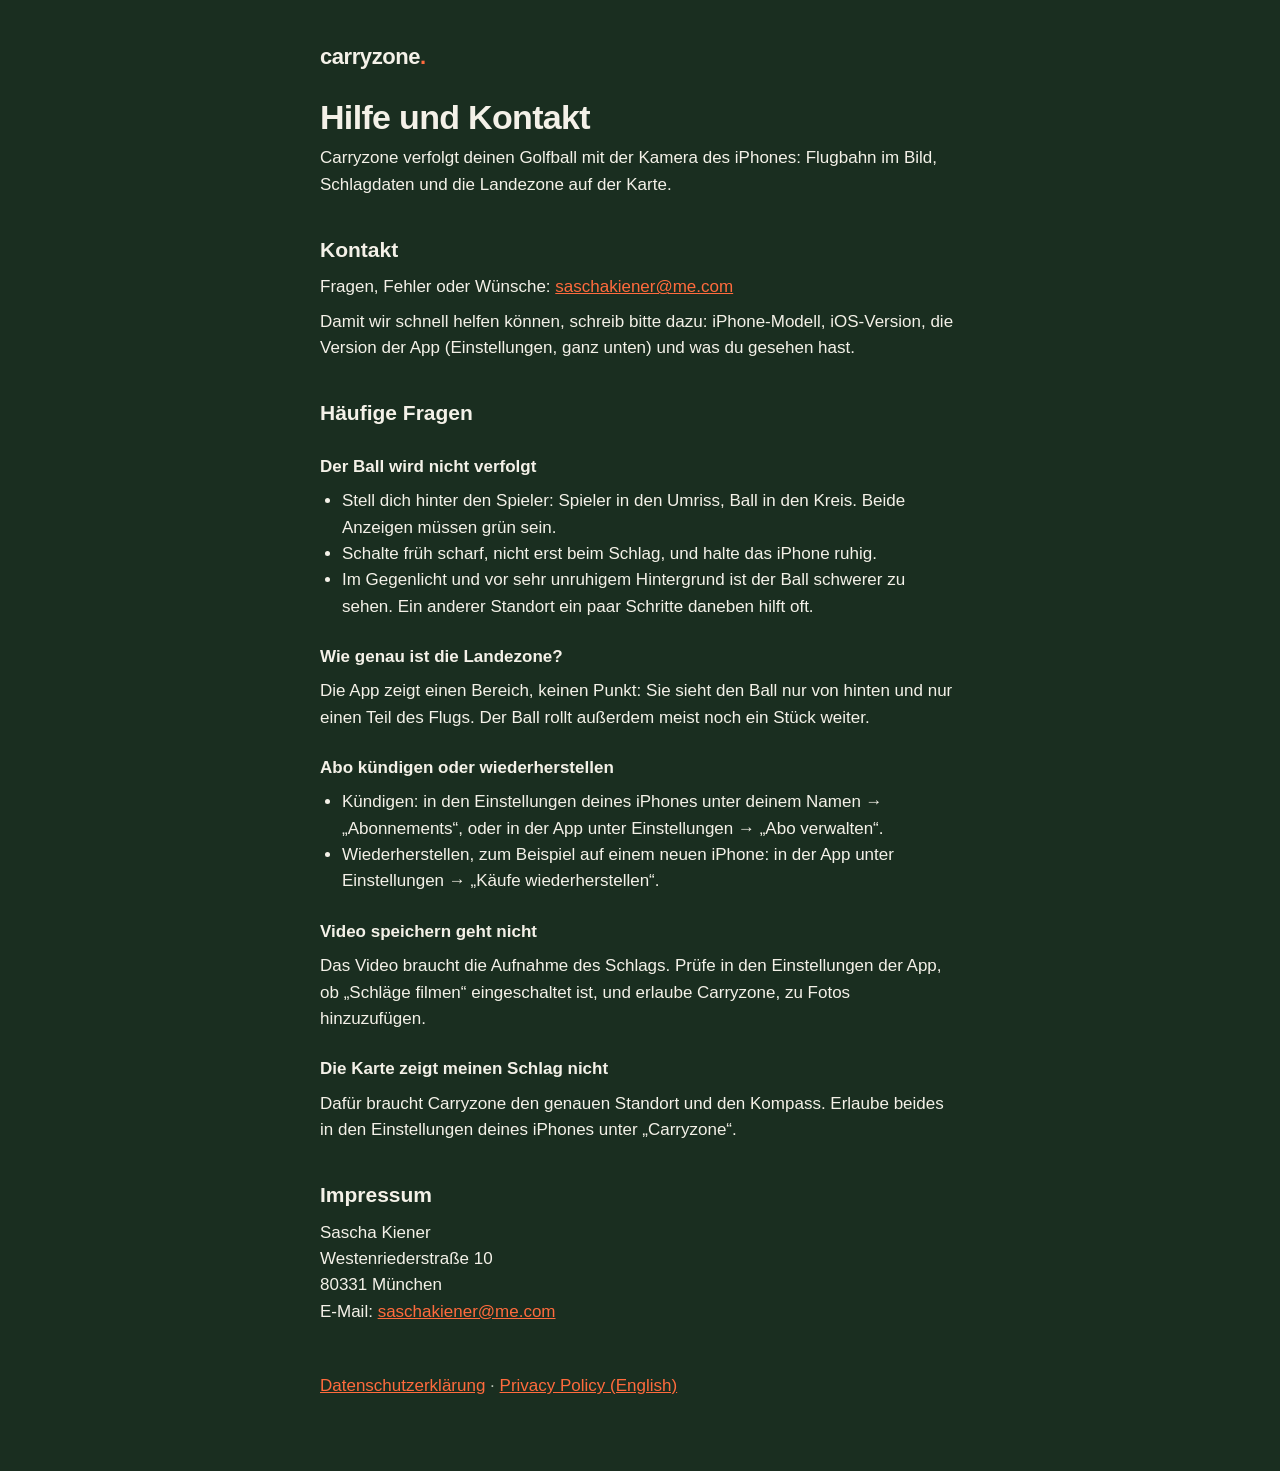
<file: index.html>
<!doctype html>
<html lang="de">
<head>
<meta charset="utf-8">
<meta name="viewport" content="width=device-width, initial-scale=1">
<title>Carryzone – Hilfe und Kontakt</title>
<link rel="stylesheet" href="stil.css">
</head>
<body>
<main>
<p class="marke">carryzone<span>.</span></p>
<h1>Hilfe und Kontakt</h1>
<p>Carryzone verfolgt deinen Golfball mit der Kamera des iPhones: Flugbahn im Bild, Schlagdaten und die Landezone auf der Karte.</p>

<h2>Kontakt</h2>
<p>Fragen, Fehler oder Wünsche: <a href="mailto:saschakiener@me.com?subject=Carryzone">saschakiener@me.com</a></p>
<p>Damit wir schnell helfen können, schreib bitte dazu: iPhone-Modell, iOS-Version, die Version der App (Einstellungen, ganz unten) und was du gesehen hast.</p>

<h2>Häufige Fragen</h2>

<h3>Der Ball wird nicht verfolgt</h3>
<ul>
<li>Stell dich hinter den Spieler: Spieler in den Umriss, Ball in den Kreis. Beide Anzeigen müssen grün sein.</li>
<li>Schalte früh scharf, nicht erst beim Schlag, und halte das iPhone ruhig.</li>
<li>Im Gegenlicht und vor sehr unruhigem Hintergrund ist der Ball schwerer zu sehen. Ein anderer Standort ein paar Schritte daneben hilft oft.</li>
</ul>

<h3>Wie genau ist die Landezone?</h3>
<p>Die App zeigt einen Bereich, keinen Punkt: Sie sieht den Ball nur von hinten und nur einen Teil des Flugs. Der Ball rollt außerdem meist noch ein Stück weiter.</p>

<h3>Abo kündigen oder wiederherstellen</h3>
<ul>
<li>Kündigen: in den Einstellungen deines iPhones unter deinem Namen → „Abonnements“, oder in der App unter Einstellungen → „Abo verwalten“.</li>
<li>Wiederherstellen, zum Beispiel auf einem neuen iPhone: in der App unter Einstellungen → „Käufe wiederherstellen“.</li>
</ul>

<h3>Video speichern geht nicht</h3>
<p>Das Video braucht die Aufnahme des Schlags. Prüfe in den Einstellungen der App, ob „Schläge filmen“ eingeschaltet ist, und erlaube Carryzone, zu Fotos hinzuzufügen.</p>

<h3>Die Karte zeigt meinen Schlag nicht</h3>
<p>Dafür braucht Carryzone den genauen Standort und den Kompass. Erlaube beides in den Einstellungen deines iPhones unter „Carryzone“.</p>

<h2 id="impressum">Impressum</h2>
<p>Sascha Kiener<br>Westenriederstraße 10<br>80331 München<br>E-Mail: <a href="mailto:saschakiener@me.com">saschakiener@me.com</a></p>

<p class="fuss"><a href="datenschutz.html">Datenschutzerklärung</a> · <a href="privacy.html">Privacy Policy (English)</a></p>
</main>
</body>
</html>
</file>
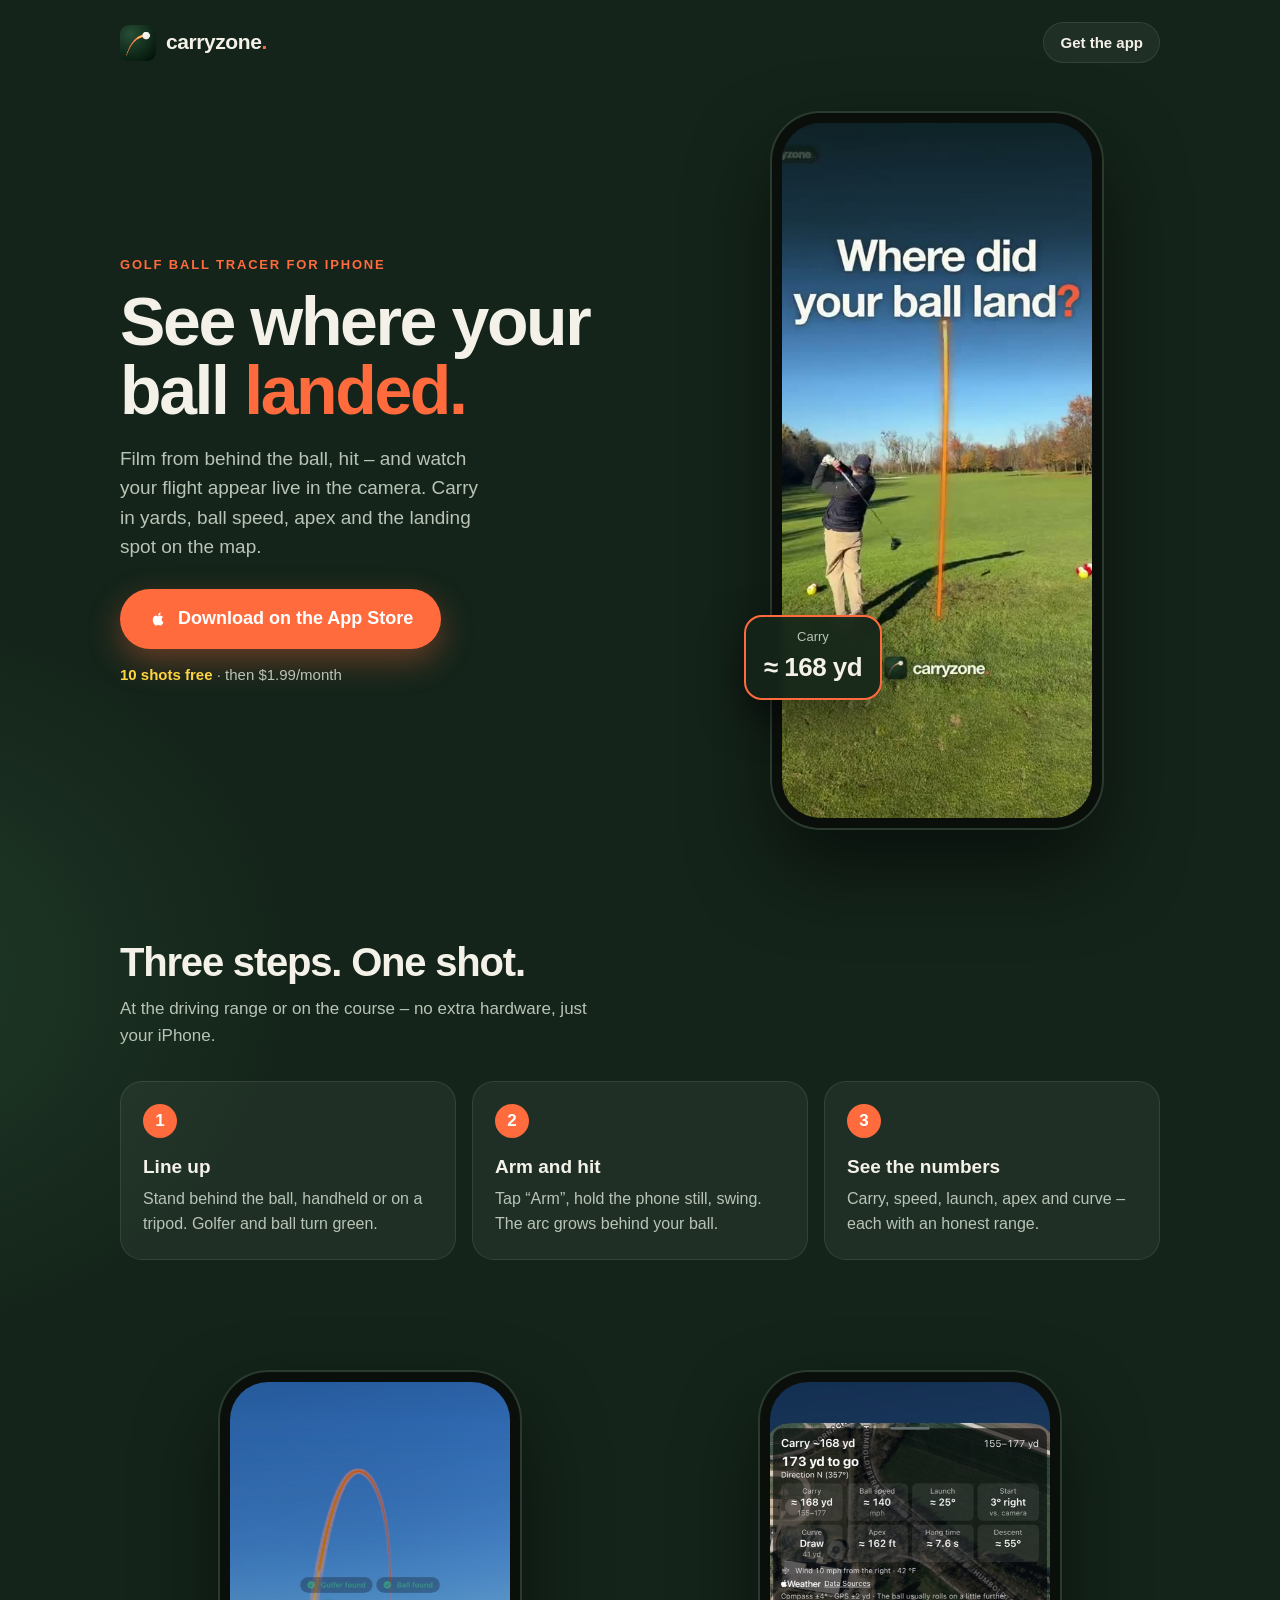
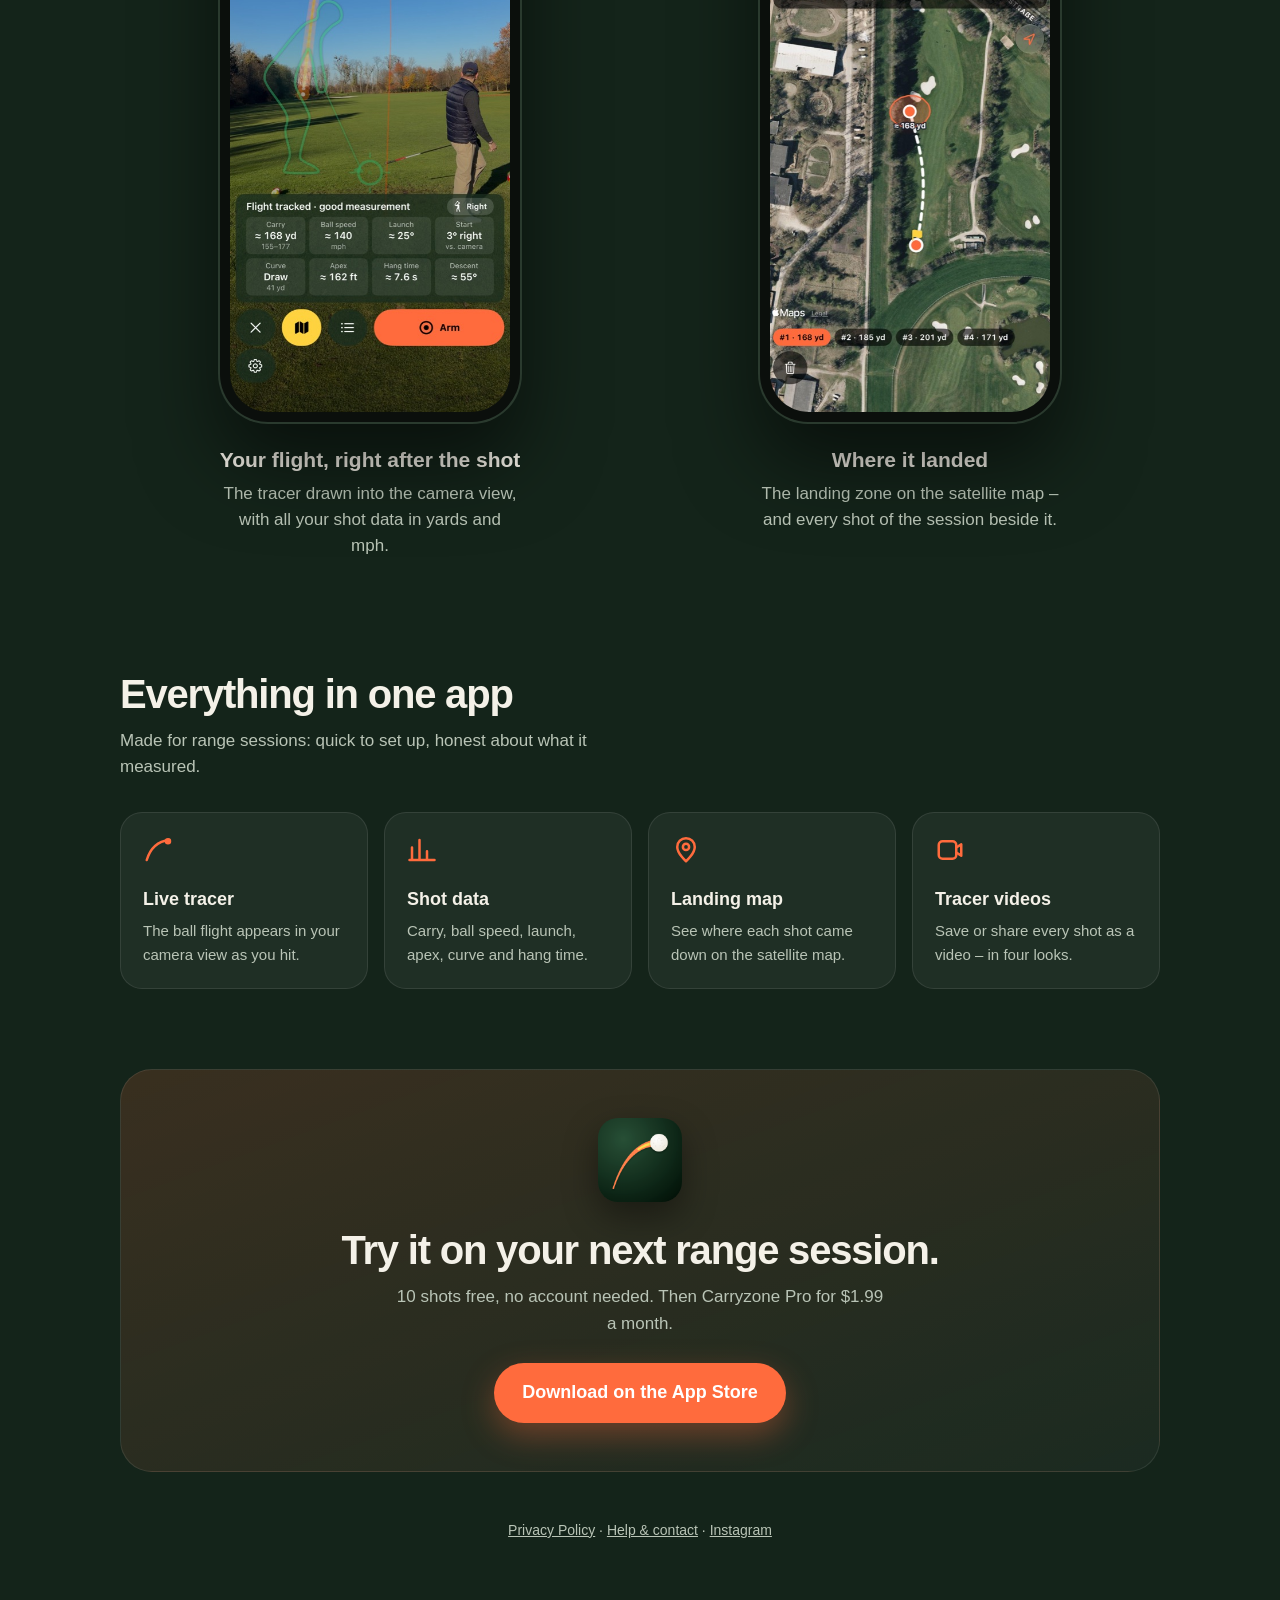
<file: app.html>
<!doctype html>
<html lang="en">
<head>
<meta charset="utf-8">
<meta name="viewport" content="width=device-width, initial-scale=1, viewport-fit=cover">
<title>Carryzone – Golf ball tracer for iPhone</title>
<meta name="description" content="See your ball flight live on iPhone: carry in yards, ball speed, apex and the landing spot on the map. 10 shots free.">
<meta name="apple-itunes-app" content="app-id=6835112582">
<meta name="theme-color" content="#14241a">
<meta property="og:title" content="Carryzone – Golf ball tracer for iPhone">
<meta property="og:description" content="Your ball flight, traced live. Carry in yards, ball speed, apex, landing spot on the map.">
<meta property="og:image" content="https://skiener.github.io/carryline/bilder/reel-poster.jpg">
<link rel="icon" href="bilder/icon.png">
<style>
  :root {
    --ink: #14241a; --ink-2: #1a2e20; --card: rgba(255,255,255,.05); --line: rgba(255,255,255,.09);
    --text: #f4f1e8; --dim: #b9c4b6; --coral: #ff6b3d; --sun: #ffd23f;
  }
  * { box-sizing: border-box; }
  html { -webkit-text-size-adjust: 100%; }
  body {
    margin: 0; color: var(--text); background: var(--ink);
    font: 17px/1.55 -apple-system, BlinkMacSystemFont, "SF Pro Text", "Segoe UI", Roboto, sans-serif;
    background-image:
      radial-gradient(900px 520px at 85% -10%, rgba(255,107,61,.22), transparent 60%),
      radial-gradient(700px 600px at -10% 30%, rgba(82,160,96,.18), transparent 60%);
    background-repeat: no-repeat;
  }
  a { color: inherit; }
  .wrap { max-width: 1080px; margin: 0 auto; padding: 0 20px; }

  header { display: flex; align-items: center; gap: 10px; padding: 22px 0; }
  header img { width: 36px; height: 36px; border-radius: 9px; }
  .word { font-weight: 800; font-size: 21px; letter-spacing: -.02em; }
  .word span { color: var(--coral); }
  header .spacer { flex: 1; }
  header .small { font-size: 15px; font-weight: 600; text-decoration: none; padding: 8px 16px;
    border-radius: 999px; background: var(--card); border: 1px solid var(--line); }

  .hero { display: grid; grid-template-columns: minmax(0, 1.1fr) minmax(0, .9fr); gap: 48px;
    align-items: center; padding: 28px 0 56px; }
  .eyebrow { color: var(--coral); font-weight: 700; font-size: 13px; letter-spacing: .14em; text-transform: uppercase; }
  h1 { font-size: clamp(40px, 6.2vw, 68px); line-height: 1.02; letter-spacing: -.035em; margin: 12px 0 18px; font-weight: 800; }
  h1 em { font-style: normal; color: var(--coral); }
  .lead { font-size: 19px; color: var(--dim); max-width: 34ch; margin: 0 0 28px; }
  .cta { display: inline-flex; align-items: center; gap: 10px; background: var(--coral); color: #fff;
    font-weight: 700; font-size: 18px; text-decoration: none; padding: 16px 28px; border-radius: 999px;
    box-shadow: 0 12px 32px rgba(255,107,61,.35); transition: transform .15s ease; }
  .cta:hover { transform: translateY(-2px); }
  .cta svg { width: 20px; height: 20px; }
  .offer { margin-top: 14px; color: var(--dim); font-size: 15px; }
  .offer b { color: var(--sun); }

  .phone { position: relative; width: min(330px, 78vw); margin: 0 auto; aspect-ratio: 9 / 19.5;
    border-radius: 48px; padding: 10px; background: #0b0f0c;
    box-shadow: 0 0 0 2px #2a3a2e, 0 40px 80px rgba(0,0,0,.55); }
  .phone video, .phone img { width: 100%; height: 100%; object-fit: cover; border-radius: 38px; display: block; background: #000; }
  .badge { position: absolute; left: -28px; bottom: 18%; background: rgba(20,36,26,.92); border: 2px solid var(--coral);
    border-radius: 18px; padding: 10px 18px; text-align: center; box-shadow: 0 16px 40px rgba(0,0,0,.5);
    backdrop-filter: blur(6px); -webkit-backdrop-filter: blur(6px); }
  .badge small { display: block; color: var(--dim); font-size: 13px; }
  .badge strong { font-size: 26px; letter-spacing: -.02em; }

  section { padding: 56px 0; }
  h2 { font-size: clamp(28px, 4vw, 40px); letter-spacing: -.03em; line-height: 1.1; margin: 0 0 12px; }
  .sub { color: var(--dim); margin: 0 0 32px; max-width: 52ch; }

  .steps { display: grid; grid-template-columns: repeat(3, minmax(0, 1fr)); gap: 16px; counter-reset: s; }
  .step { background: var(--card); border: 1px solid var(--line); border-radius: 22px; padding: 22px; }
  .step::before { counter-increment: s; content: counter(s); display: grid; place-items: center; width: 34px; height: 34px;
    border-radius: 50%; background: var(--coral); color: #fff; font-weight: 800; margin-bottom: 14px; }
  .step h3 { margin: 0 0 6px; font-size: 19px; }
  .step p { margin: 0; color: var(--dim); font-size: 16px; }

  .shots { display: grid; grid-template-columns: minmax(0, 1fr) minmax(0, 1fr); gap: 40px; align-items: start; }
  .shot { text-align: center; }
  .shot .phone { width: min(300px, 74vw); }
  .shot h3 { margin: 22px 0 4px; font-size: 21px; }
  .shot p { margin: 0 auto; color: var(--dim); max-width: 32ch; }

  .features { display: grid; grid-template-columns: repeat(4, minmax(0, 1fr)); gap: 16px; }
  .feature { background: var(--card); border: 1px solid var(--line); border-radius: 22px; padding: 22px; }
  .feature svg { width: 30px; height: 30px; color: var(--coral); }
  .feature h3 { margin: 12px 0 6px; font-size: 18px; }
  .feature p { margin: 0; color: var(--dim); font-size: 15px; }

  .final { text-align: center; background: linear-gradient(160deg, rgba(255,107,61,.16), rgba(255,255,255,.03));
    border: 1px solid var(--line); border-radius: 32px; padding: 48px 24px; margin: 24px 0 40px; }
  .final img { width: 84px; height: 84px; border-radius: 20px; box-shadow: 0 14px 34px rgba(0,0,0,.4); }
  .final h2 { margin-top: 18px; }

  footer { color: var(--dim); font-size: 14px; padding: 8px 0 110px; text-align: center; }
  footer a { color: var(--dim); }

  .sticky { position: fixed; left: 12px; right: 12px; bottom: calc(12px + env(safe-area-inset-bottom)); display: none;
    justify-content: center; z-index: 10; }
  .sticky .cta { width: 100%; justify-content: center; }

  @media (max-width: 820px) {
    .hero { grid-template-columns: minmax(0, 1fr); gap: 36px; text-align: center; padding-top: 8px; }
    .lead { margin-left: auto; margin-right: auto; }
    .badge { left: -8px; }
    .steps, .shots { grid-template-columns: minmax(0, 1fr); }
    .features { grid-template-columns: minmax(0, 1fr) minmax(0, 1fr); }
    .sticky { display: flex; }
    header .small { display: none; }
  }
  @media (max-width: 420px) { .features { grid-template-columns: minmax(0, 1fr); } }
  @media (prefers-reduced-motion: reduce) { .cta { transition: none; } }
</style>
</head>
<body>
<div class="wrap">
  <header>
    <img src="bilder/icon.png" alt="" width="36" height="36">
    <span class="word">carryzone<span>.</span></span>
    <span class="spacer"></span>
    <a class="small" href="https://apps.apple.com/us/app/id6835112582">Get the app</a>
  </header>

  <div class="hero">
    <div>
      <div class="eyebrow">Golf ball tracer for iPhone</div>
      <h1>See where your ball <em>landed.</em></h1>
      <p class="lead">Film from behind the ball, hit – and watch your flight appear live in the camera. Carry in yards, ball speed, apex and the landing spot on the map.</p>
      <a class="cta" href="https://apps.apple.com/us/app/id6835112582">
        <svg viewBox="0 0 24 24" fill="currentColor" aria-hidden="true"><path d="M16.37 12.6c.02 2.37 2.08 3.16 2.1 3.17-.02.06-.33 1.13-1.08 2.24-.65.96-1.33 1.91-2.4 1.93-1.05.02-1.39-.62-2.59-.62-1.2 0-1.58.6-2.57.64-1.03.04-1.82-1.04-2.47-2-1.35-1.95-2.38-5.5-1-7.9.69-1.19 1.91-1.94 3.24-1.96 1.01-.02 1.97.68 2.59.68.62 0 1.78-.84 3-.72.51.02 1.94.21 2.86 1.56-.07.05-1.71 1-1.68 2.98M14.4 6.8c.55-.66.92-1.59.82-2.5-.79.03-1.75.53-2.32 1.19-.51.59-.95 1.53-.83 2.43.88.07 1.78-.45 2.33-1.12"/></svg>
        Download on the App Store
      </a>
      <div class="offer"><b>10 shots free</b> · then $1.99/month</div>
    </div>
    <div>
      <div class="phone">
        <video src="bilder/reel.mp4" poster="bilder/reel-poster.jpg" autoplay muted loop playsinline preload="metadata"></video>
        <div class="badge"><small>Carry</small><strong>≈ 168 yd</strong></div>
      </div>
    </div>
  </div>
</div>

<section>
  <div class="wrap">
    <h2>Three steps. One shot.</h2>
    <p class="sub">At the driving range or on the course – no extra hardware, just your iPhone.</p>
    <div class="steps">
      <div class="step"><h3>Line up</h3><p>Stand behind the ball, handheld or on a tripod. Golfer and ball turn green.</p></div>
      <div class="step"><h3>Arm and hit</h3><p>Tap “Arm”, hold the phone still, swing. The arc grows behind your ball.</p></div>
      <div class="step"><h3>See the numbers</h3><p>Carry, speed, launch, apex and curve – each with an honest range.</p></div>
    </div>
  </div>
</section>

<section>
  <div class="wrap shots">
    <div class="shot">
      <div class="phone"><img src="bilder/1-ergebnis.jpg" alt="A traced ball flight with carry 168 yards, ball speed 140 mph" loading="lazy"></div>
      <h3>Your flight, right after the shot</h3>
      <p>The tracer drawn into the camera view, with all your shot data in yards and mph.</p>
    </div>
    <div class="shot">
      <div class="phone"><img src="bilder/3-karte.jpg" alt="The landing spot of the shot on the satellite map" loading="lazy"></div>
      <h3>Where it landed</h3>
      <p>The landing zone on the satellite map – and every shot of the session beside it.</p>
    </div>
  </div>
</section>

<section>
  <div class="wrap">
    <h2>Everything in one app</h2>
    <p class="sub">Made for range sessions: quick to set up, honest about what it measured.</p>
    <div class="features">
      <div class="feature">
        <svg viewBox="0 0 24 24" fill="none" stroke="currentColor" stroke-width="2" stroke-linecap="round" aria-hidden="true"><path d="M3 20c3-10 9-15 18-16"/><circle cx="20" cy="5" r="1.6" fill="currentColor"/></svg>
        <h3>Live tracer</h3><p>The ball flight appears in your camera view as you hit.</p></div>
      <div class="feature">
        <svg viewBox="0 0 24 24" fill="none" stroke="currentColor" stroke-width="2" stroke-linecap="round" aria-hidden="true"><path d="M4 20V10M10 20V4M16 20v-7M22 20H2"/></svg>
        <h3>Shot data</h3><p>Carry, ball speed, launch, apex, curve and hang time.</p></div>
      <div class="feature">
        <svg viewBox="0 0 24 24" fill="none" stroke="currentColor" stroke-width="2" stroke-linecap="round" stroke-linejoin="round" aria-hidden="true"><path d="M12 21s-7-6.2-7-11.5a7 7 0 0 1 14 0C19 14.8 12 21 12 21z"/><circle cx="12" cy="9.5" r="2.5"/></svg>
        <h3>Landing map</h3><p>See where each shot came down on the satellite map.</p></div>
      <div class="feature">
        <svg viewBox="0 0 24 24" fill="none" stroke="currentColor" stroke-width="2" stroke-linecap="round" stroke-linejoin="round" aria-hidden="true"><rect x="3" y="5" width="14" height="14" rx="3"/><path d="M17 10l4-2.5v9L17 14"/></svg>
        <h3>Tracer videos</h3><p>Save or share every shot as a video – in four looks.</p></div>
    </div>
  </div>
</section>

<div class="wrap">
  <div class="final">
    <img src="bilder/icon.png" alt="Carryzone app icon" width="84" height="84">
    <h2>Try it on your next range session.</h2>
    <p class="sub" style="margin: 0 auto 26px;">10 shots free, no account needed. Then Carryzone Pro for $1.99 a month.</p>
    <a class="cta" href="https://apps.apple.com/us/app/id6835112582">Download on the App Store</a>
  </div>
  <footer>
    <a href="privacy.html">Privacy Policy</a> · <a href="index.html">Help &amp; contact</a> · <a href="https://www.instagram.com/carryzone.golf/">Instagram</a>
  </footer>
</div>

<div class="sticky"><a class="cta" href="https://apps.apple.com/us/app/id6835112582">Download on the App Store</a></div>
</body>
</html>
</file>
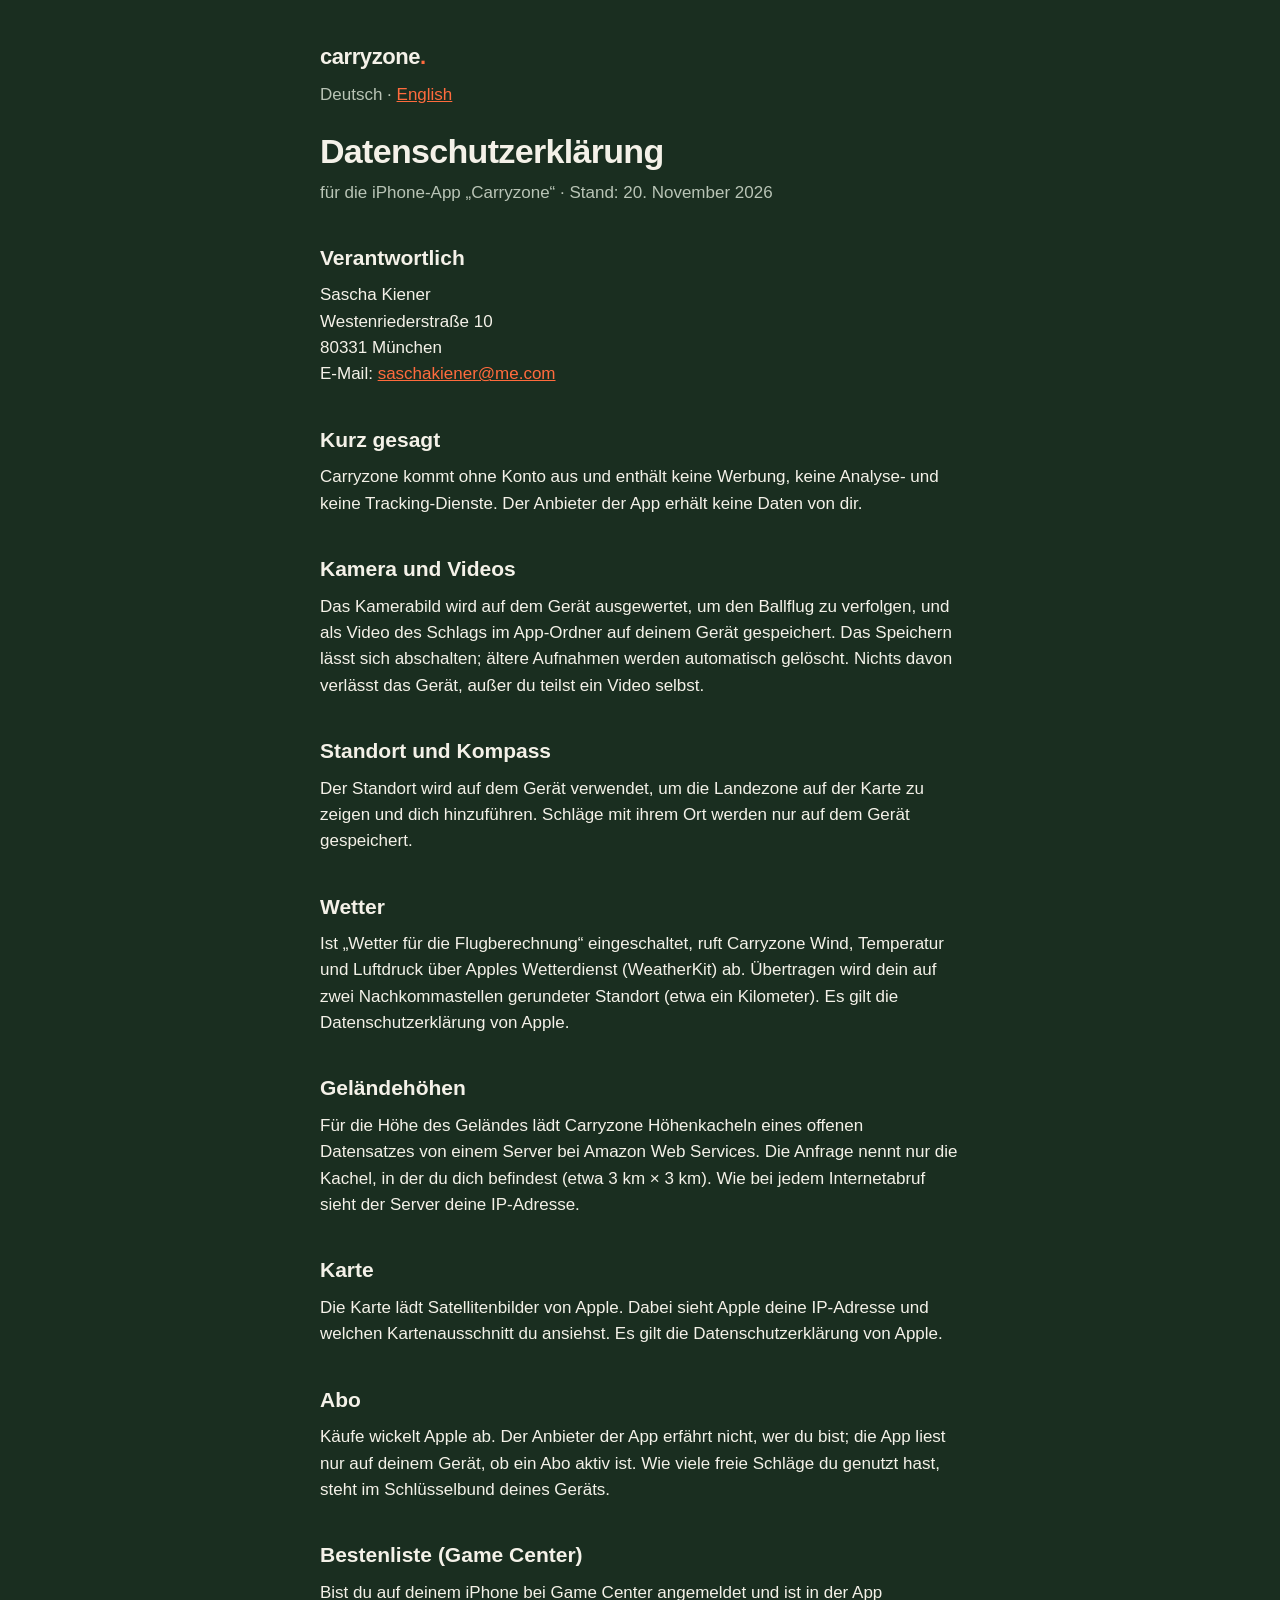
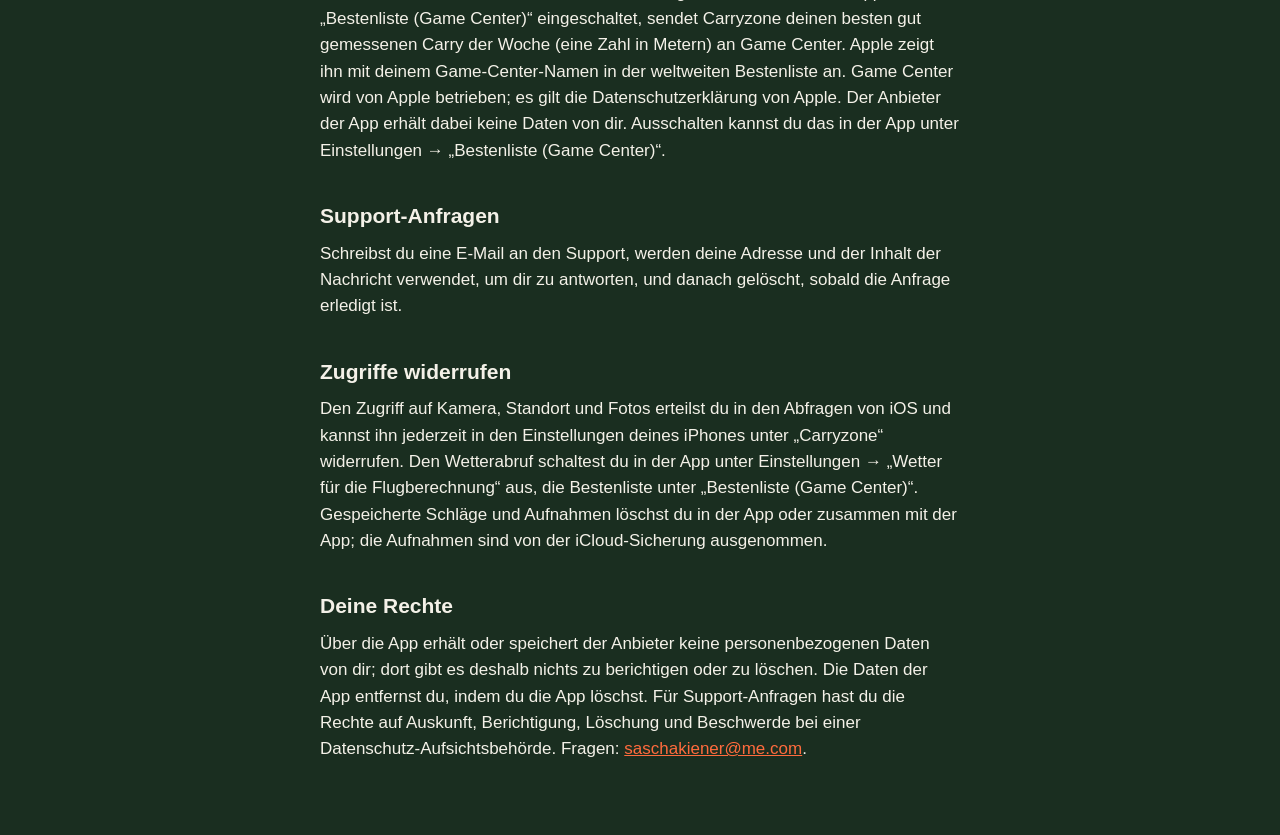
<file: datenschutz.html>
<!doctype html>
<html lang="de">
<head>
<meta charset="utf-8">
<meta name="viewport" content="width=device-width, initial-scale=1">
<title>Carryzone – Datenschutzerklärung</title>
<link rel="stylesheet" href="stil.css">
<link rel="alternate" hreflang="en" href="privacy.html">
</head>
<body>
<main>
<p class="marke"><a href="index.html">carryzone<span>.</span></a></p>
<p class="stand">Deutsch · <a href="privacy.html">English</a></p>
<h1>Datenschutzerklärung</h1>
<p class="stand">für die iPhone-App „Carryzone“ · Stand: 20. November 2026</p>

<h2>Verantwortlich</h2>
<p>Sascha Kiener<br>Westenriederstraße 10<br>80331 München<br>E-Mail: <a href="mailto:saschakiener@me.com">saschakiener@me.com</a></p>

<h2>Kurz gesagt</h2>
<p>Carryzone kommt ohne Konto aus und enthält keine Werbung, keine Analyse- und keine Tracking-Dienste. Der Anbieter der App erhält keine Daten von dir.</p>

<h2>Kamera und Videos</h2>
<p>Das Kamerabild wird auf dem Gerät ausgewertet, um den Ballflug zu verfolgen, und als Video des Schlags im App-Ordner auf deinem Gerät gespeichert. Das Speichern lässt sich abschalten; ältere Aufnahmen werden automatisch gelöscht. Nichts davon verlässt das Gerät, außer du teilst ein Video selbst.</p>

<h2>Standort und Kompass</h2>
<p>Der Standort wird auf dem Gerät verwendet, um die Landezone auf der Karte zu zeigen und dich hinzuführen. Schläge mit ihrem Ort werden nur auf dem Gerät gespeichert.</p>

<h2>Wetter</h2>
<p>Ist „Wetter für die Flugberechnung“ eingeschaltet, ruft Carryzone Wind, Temperatur und Luftdruck über Apples Wetterdienst (WeatherKit) ab. Übertragen wird dein auf zwei Nachkommastellen gerundeter Standort (etwa ein Kilometer). Es gilt die Datenschutzerklärung von Apple.</p>

<h2>Geländehöhen</h2>
<p>Für die Höhe des Geländes lädt Carryzone Höhenkacheln eines offenen Datensatzes von einem Server bei Amazon Web Services. Die Anfrage nennt nur die Kachel, in der du dich befindest (etwa 3 km × 3 km). Wie bei jedem Internetabruf sieht der Server deine IP-Adresse.</p>

<h2>Karte</h2>
<p>Die Karte lädt Satellitenbilder von Apple. Dabei sieht Apple deine IP-Adresse und welchen Kartenausschnitt du ansiehst. Es gilt die Datenschutzerklärung von Apple.</p>

<h2>Abo</h2>
<p>Käufe wickelt Apple ab. Der Anbieter der App erfährt nicht, wer du bist; die App liest nur auf deinem Gerät, ob ein Abo aktiv ist. Wie viele freie Schläge du genutzt hast, steht im Schlüsselbund deines Geräts.</p>

<h2>Bestenliste (Game Center)</h2>
<p>Bist du auf deinem iPhone bei Game Center angemeldet und ist in der App „Bestenliste (Game Center)“ eingeschaltet, sendet Carryzone deinen besten gut gemessenen Carry der Woche (eine Zahl in Metern) an Game Center. Apple zeigt ihn mit deinem Game-Center-Namen in der weltweiten Bestenliste an. Game Center wird von Apple betrieben; es gilt die Datenschutzerklärung von Apple. Der Anbieter der App erhält dabei keine Daten von dir. Ausschalten kannst du das in der App unter Einstellungen → „Bestenliste (Game Center)“.</p>

<h2>Support-Anfragen</h2>
<p>Schreibst du eine E-Mail an den Support, werden deine Adresse und der Inhalt der Nachricht verwendet, um dir zu antworten, und danach gelöscht, sobald die Anfrage erledigt ist.</p>

<h2>Zugriffe widerrufen</h2>
<p>Den Zugriff auf Kamera, Standort und Fotos erteilst du in den Abfragen von iOS und kannst ihn jederzeit in den Einstellungen deines iPhones unter „Carryzone“ widerrufen. Den Wetterabruf schaltest du in der App unter Einstellungen → „Wetter für die Flugberechnung“ aus, die Bestenliste unter „Bestenliste (Game Center)“. Gespeicherte Schläge und Aufnahmen löschst du in der App oder zusammen mit der App; die Aufnahmen sind von der iCloud-Sicherung ausgenommen.</p>

<h2>Deine Rechte</h2>
<p>Über die App erhält oder speichert der Anbieter keine personenbezogenen Daten von dir; dort gibt es deshalb nichts zu berichtigen oder zu löschen. Die Daten der App entfernst du, indem du die App löschst. Für Support-Anfragen hast du die Rechte auf Auskunft, Berichtigung, Löschung und Beschwerde bei einer Datenschutz-Aufsichtsbehörde. Fragen: <a href="mailto:saschakiener@me.com">saschakiener@me.com</a>.</p>
</main>
</body>
</html>
</file>
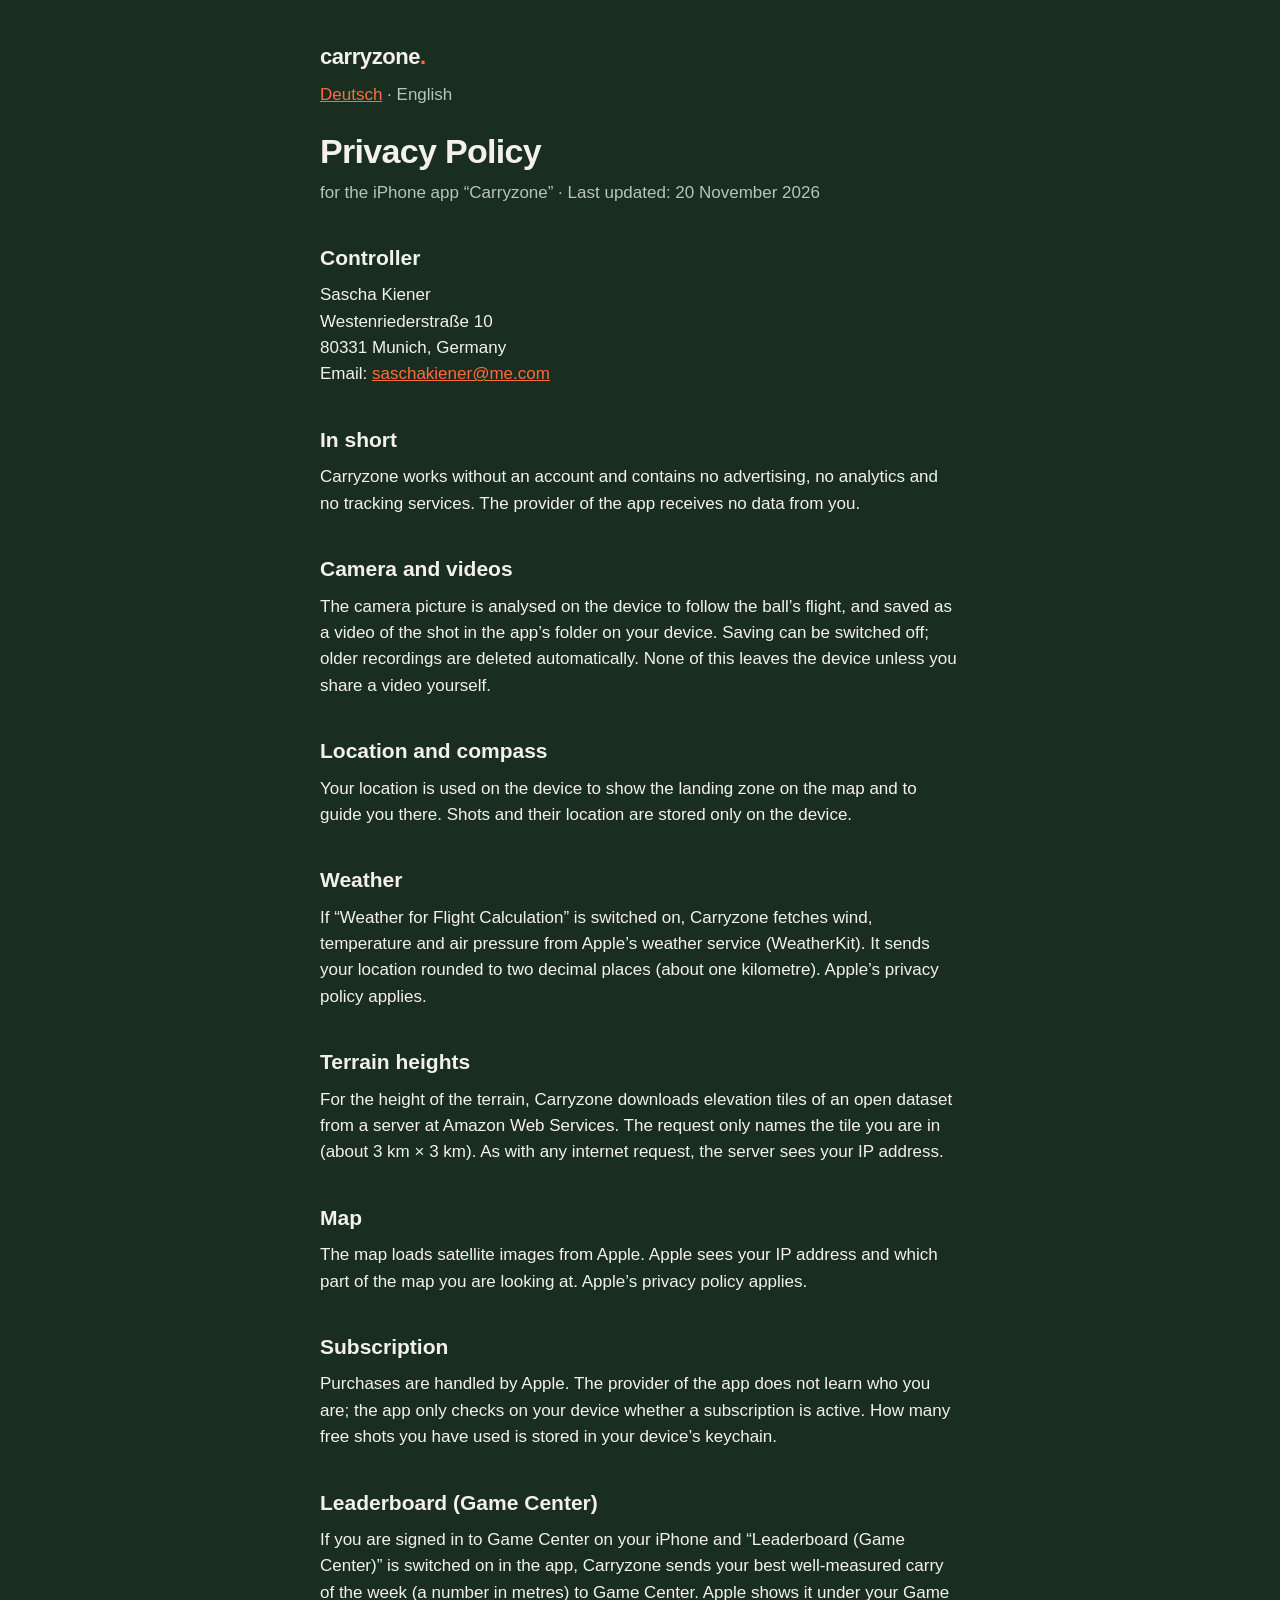
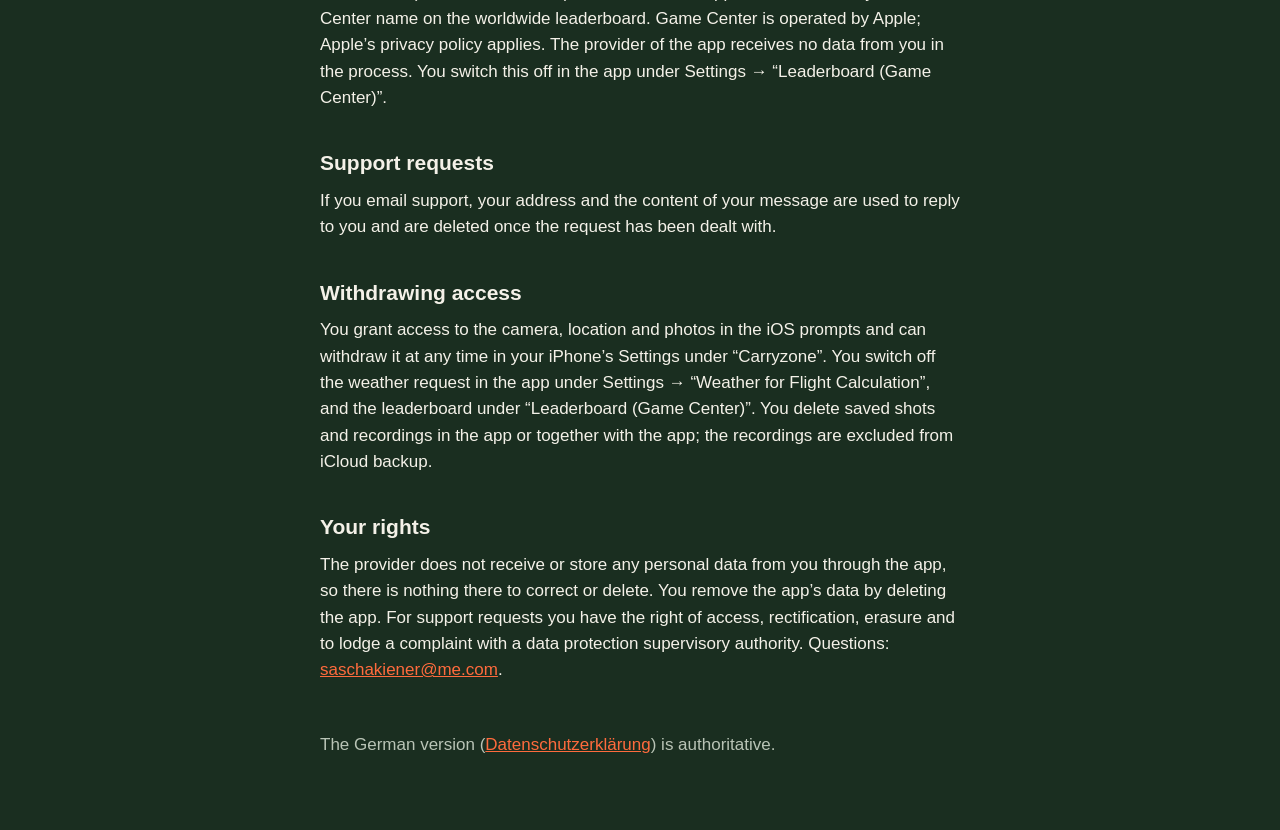
<file: privacy.html>
<!doctype html>
<html lang="en">
<head>
<meta charset="utf-8">
<meta name="viewport" content="width=device-width, initial-scale=1">
<title>Carryzone – Privacy Policy</title>
<link rel="stylesheet" href="stil.css">
<link rel="alternate" hreflang="de" href="datenschutz.html">
</head>
<body>
<main>
<p class="marke"><a href="index.html">carryzone<span>.</span></a></p>
<p class="stand"><a href="datenschutz.html">Deutsch</a> · English</p>
<h1>Privacy Policy</h1>
<p class="stand">for the iPhone app “Carryzone” · Last updated: 20 November 2026</p>

<h2>Controller</h2>
<p>Sascha Kiener<br>Westenriederstraße 10<br>80331 Munich, Germany<br>Email: <a href="mailto:saschakiener@me.com">saschakiener@me.com</a></p>

<h2>In short</h2>
<p>Carryzone works without an account and contains no advertising, no analytics and no tracking services. The provider of the app receives no data from you.</p>

<h2>Camera and videos</h2>
<p>The camera picture is analysed on the device to follow the ball’s flight, and saved as a video of the shot in the app’s folder on your device. Saving can be switched off; older recordings are deleted automatically. None of this leaves the device unless you share a video yourself.</p>

<h2>Location and compass</h2>
<p>Your location is used on the device to show the landing zone on the map and to guide you there. Shots and their location are stored only on the device.</p>

<h2>Weather</h2>
<p>If “Weather for Flight Calculation” is switched on, Carryzone fetches wind, temperature and air pressure from Apple’s weather service (WeatherKit). It sends your location rounded to two decimal places (about one kilometre). Apple’s privacy policy applies.</p>

<h2>Terrain heights</h2>
<p>For the height of the terrain, Carryzone downloads elevation tiles of an open dataset from a server at Amazon Web Services. The request only names the tile you are in (about 3 km × 3 km). As with any internet request, the server sees your IP address.</p>

<h2>Map</h2>
<p>The map loads satellite images from Apple. Apple sees your IP address and which part of the map you are looking at. Apple’s privacy policy applies.</p>

<h2>Subscription</h2>
<p>Purchases are handled by Apple. The provider of the app does not learn who you are; the app only checks on your device whether a subscription is active. How many free shots you have used is stored in your device’s keychain.</p>

<h2>Leaderboard (Game Center)</h2>
<p>If you are signed in to Game Center on your iPhone and “Leaderboard (Game Center)” is switched on in the app, Carryzone sends your best well-measured carry of the week (a number in metres) to Game Center. Apple shows it under your Game Center name on the worldwide leaderboard. Game Center is operated by Apple; Apple’s privacy policy applies. The provider of the app receives no data from you in the process. You switch this off in the app under Settings → “Leaderboard (Game Center)”.</p>

<h2>Support requests</h2>
<p>If you email support, your address and the content of your message are used to reply to you and are deleted once the request has been dealt with.</p>

<h2>Withdrawing access</h2>
<p>You grant access to the camera, location and photos in the iOS prompts and can withdraw it at any time in your iPhone’s Settings under “Carryzone”. You switch off the weather request in the app under Settings → “Weather for Flight Calculation”, and the leaderboard under “Leaderboard (Game Center)”. You delete saved shots and recordings in the app or together with the app; the recordings are excluded from iCloud backup.</p>

<h2>Your rights</h2>
<p>The provider does not receive or store any personal data from you through the app, so there is nothing there to correct or delete. You remove the app’s data by deleting the app. For support requests you have the right of access, rectification, erasure and to lodge a complaint with a data protection supervisory authority. Questions: <a href="mailto:saschakiener@me.com">saschakiener@me.com</a>.</p>

<p class="fuss">The German version (<a href="datenschutz.html">Datenschutzerklärung</a>) is authoritative.</p>
</main>
</body>
</html>
</file>
<file: stil.css>
:root { color-scheme: dark; --grund: #1a2e20; --text: #f4f1e8; --leise: #b9c4b6; --akzent: #ff6b3d; }
* { box-sizing: border-box; }
body { margin: 0; background: var(--grund); color: var(--text);
  font: 17px/1.55 -apple-system, BlinkMacSystemFont, "Segoe UI", Roboto, sans-serif; }
main { max-width: 680px; margin: 0 auto; padding: 32px 20px 64px; }
.marke, .marke a { font-weight: 800; font-size: 22px; letter-spacing: -0.02em; color: var(--text); text-decoration: none; }
.marke span { color: var(--akzent); }
h1 { font-size: 34px; line-height: 1.15; letter-spacing: -0.02em; margin: 24px 0 8px; }
h2 { font-size: 21px; margin: 36px 0 8px; }
h3 { font-size: 17px; margin: 24px 0 4px; }
p, ul { margin: 8px 0; }
ul { padding-left: 22px; }
a { color: var(--akzent); }
.stand, .fuss { color: var(--leise); }
.fuss { margin-top: 48px; }
.lead { font-size: 19px; color: var(--leise); }
.knopf { display: inline-block; margin: 16px 0 4px; padding: 14px 28px; border-radius: 999px;
  background: var(--akzent); color: #fff; font-weight: 700; text-decoration: none; }
.bilder { display: grid; grid-template-columns: minmax(0, 1fr) minmax(0, 1fr); gap: 12px; margin: 28px 0 8px; }
.bilder img { width: 100%; max-width: 100%; height: auto; border-radius: 16px; display: block; }
@media (max-width: 520px) { .bilder { grid-template-columns: minmax(0, 1fr); } }
</file>
